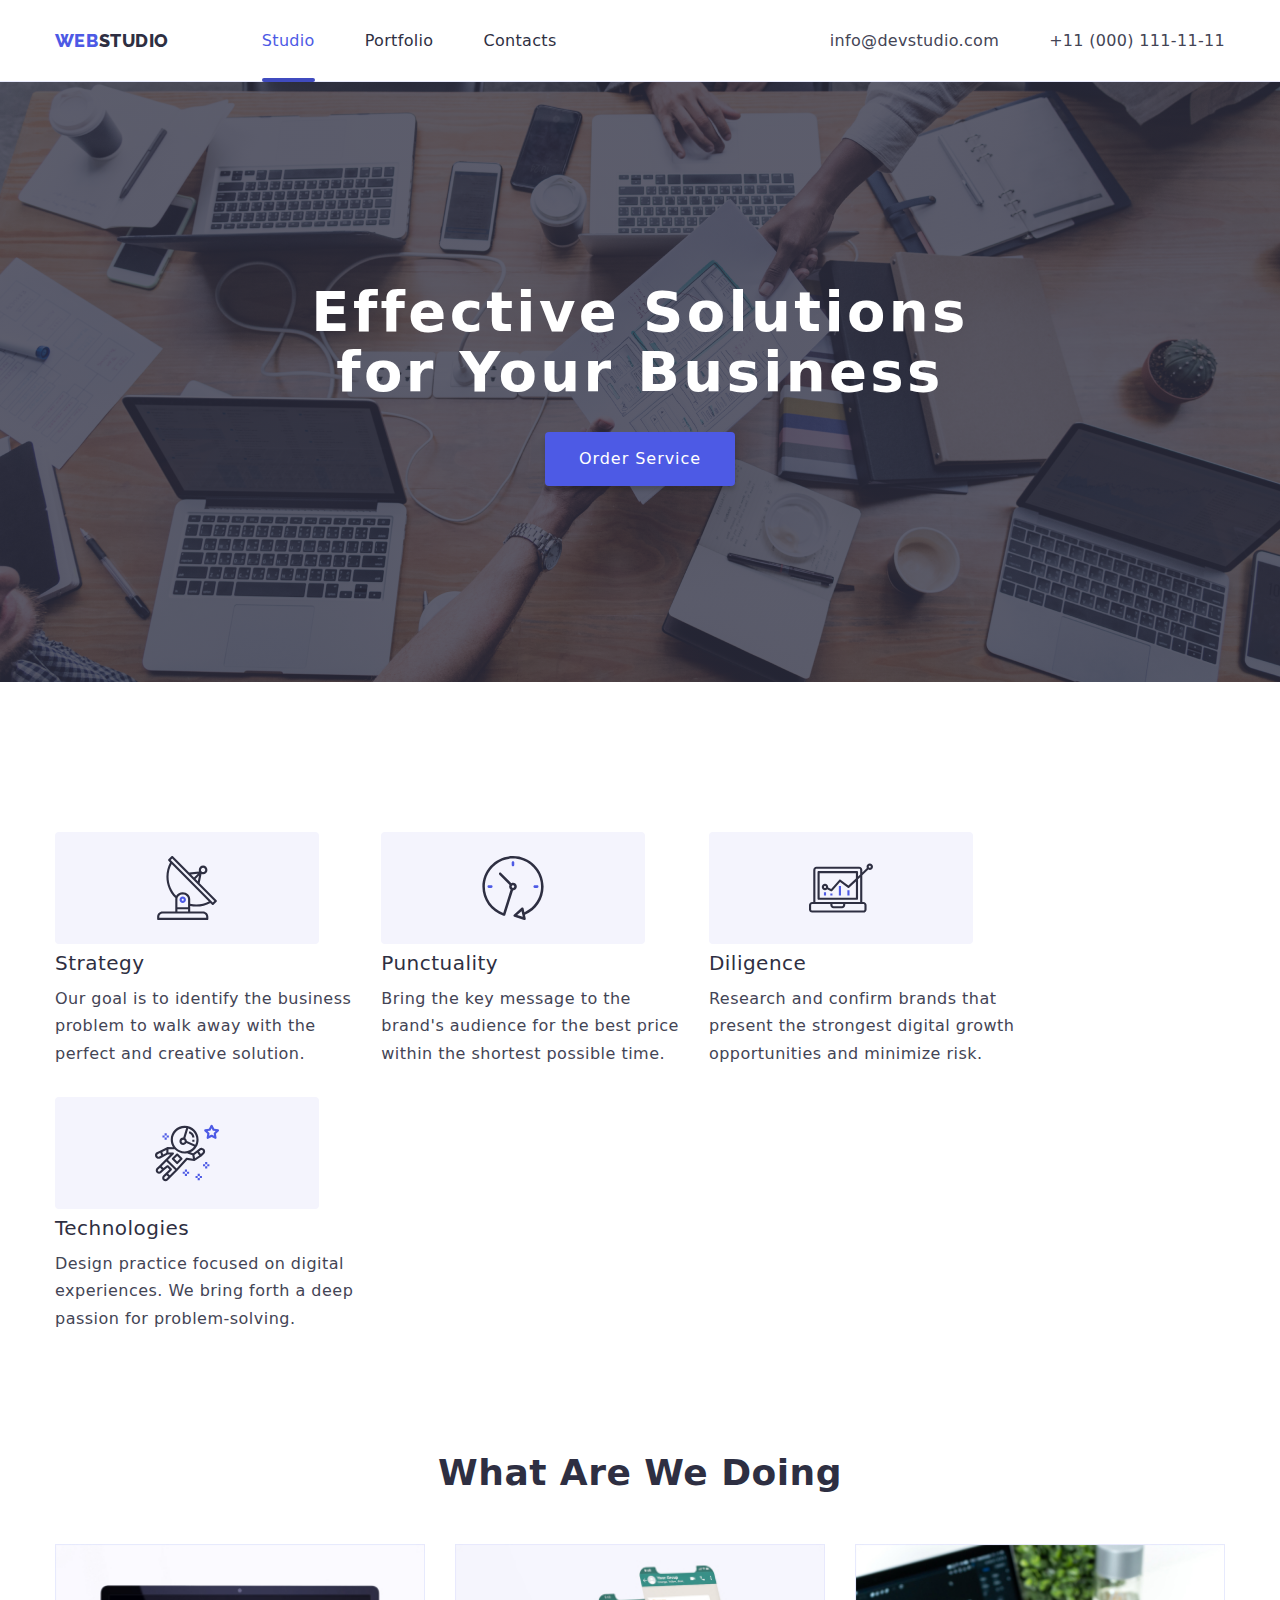
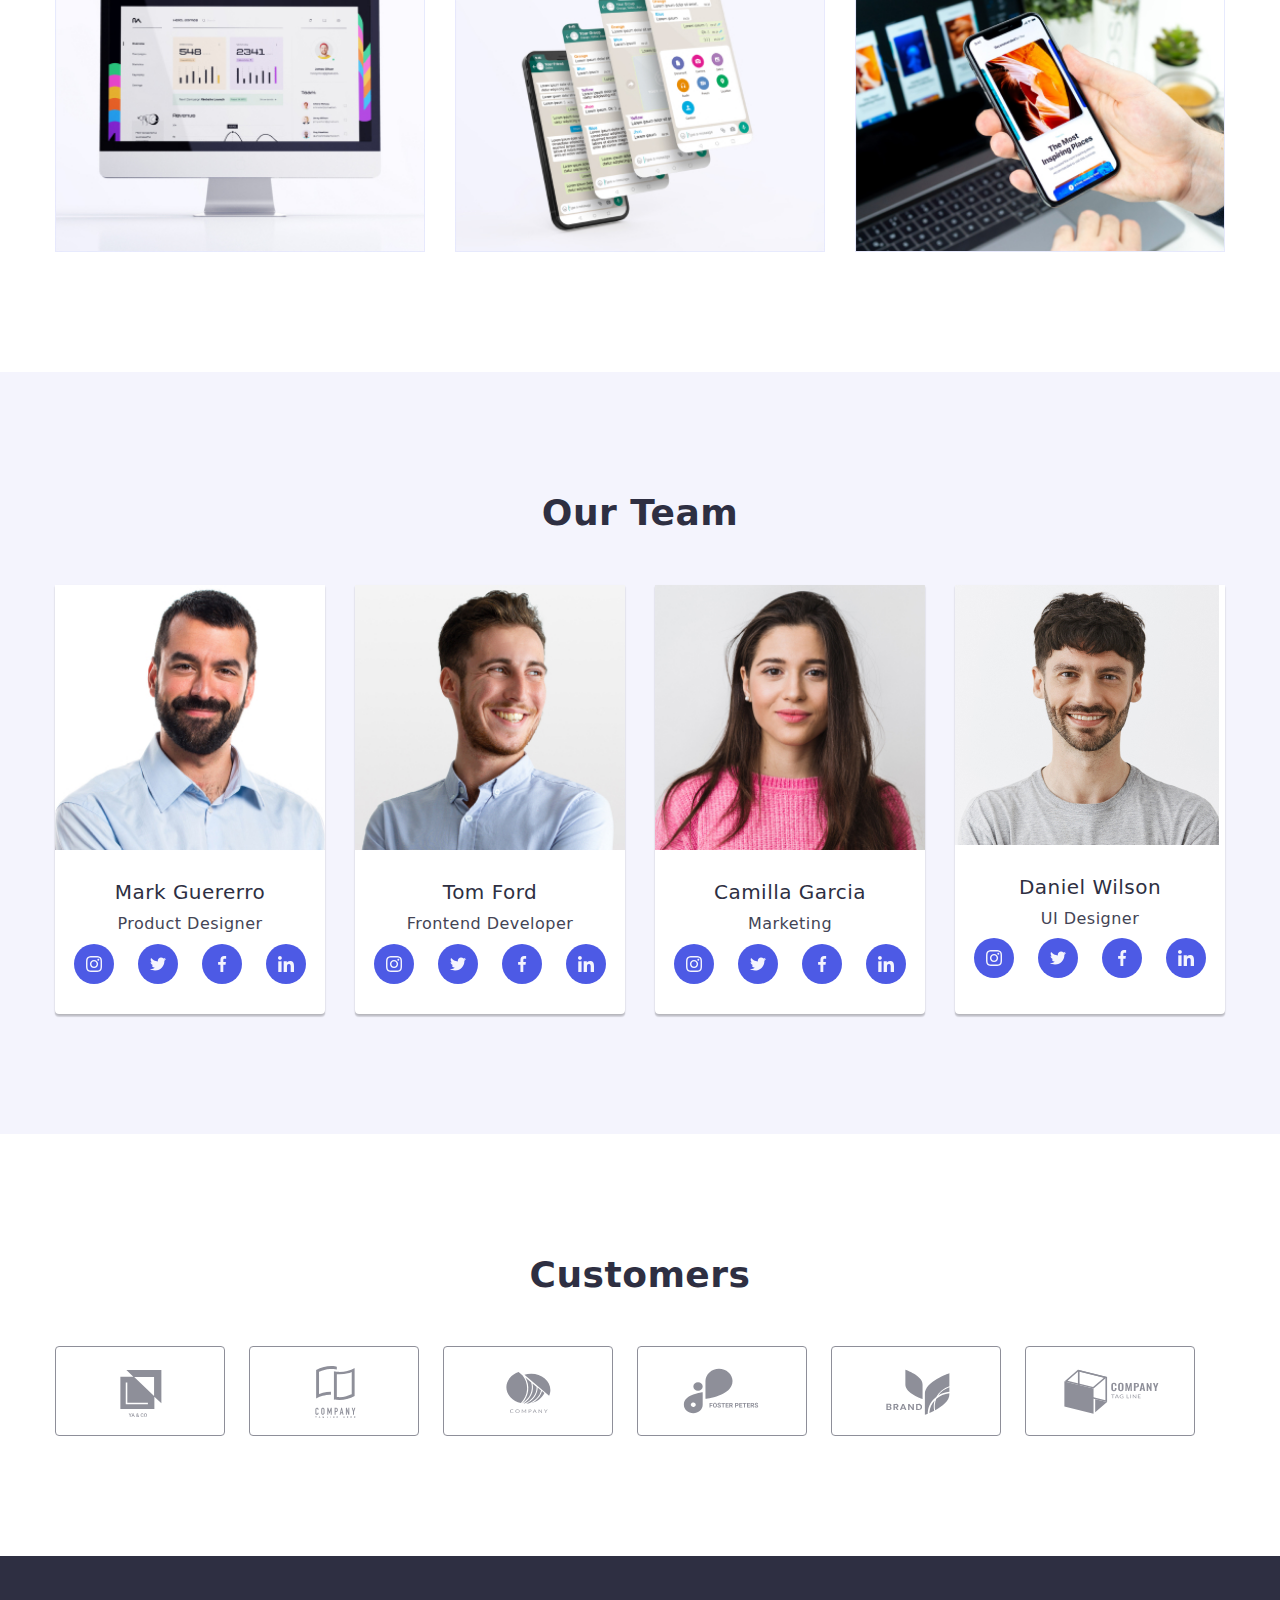
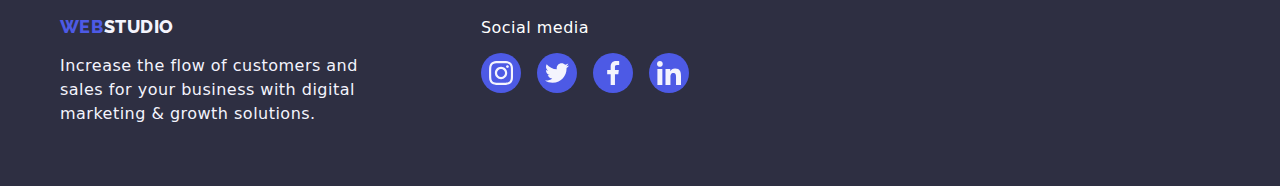
<file: index.html>
<!DOCTYPE html>
<html lang="en">
  <head>
    <meta charset="UTF-8" />
    <meta http-equiv="X-UA-Compatible" content="IE=edge" />
    <meta name="viewport" content="width=device-width, initial-scale=1.0" />
    <!-- Your styles next -->
    <link rel="stylesheet" href="./css/styles.css" />
    <link rel="preconnect" href="https://fonts.googleapis.com" />
    <link rel="preconnect" href="https://fonts.gstatic.com" crossorigin />
    <link
      href="https://fonts.googleapis.com/css2?family=Raleway:wght@800&family=Roboto:wght@400;500;700;900&display=swap"
      rel="stylesheet"
    />
    <!-- Normalizer to adapt to styles of different browsers -->
    <link
      rel="stylesheet"
      href="https://cdnjs.cloudflare.com/ajax/libs/modern-normalize/2.0.0/modern-normalize.min.css"
    />
    <title>Studio</title>
  </head>
  <body>
    <header class="page-header">
      <div class="container menu">
        <nav class="navigation">
          <a class="logo-link" href="./index.html">
            <span class="logo">WEB</span>
            <span class="studio">STUDIO</span>
          </a>
          <!-- Navigation to other pages -->
          <ul class="nav-menu list">
            <li class="item">
              <a class="page current link" href="./index.html">Studio</a>
            </li>
            <li class="item">
              <a class="page link" href="./portfolio.html">Portfolio</a>
            </li>
            <li class="item">
              <a class="page link" href="/contacts">Contacts</a>
            </li>
          </ul>
        </nav>
        <ul class="contacts-menu list">
          <li class="item">
            <a class="contact link" href="mailto:info@devstudio.com"
              >info@devstudio.com</a
            >
          </li>
          <li class="item">
            <a class="contact link" href="tel:+110001111111"
              >+11 (000) 111-11-11</a
            >
          </li>
        </ul>
      </div>
    </header>

    <!-- Main Section -->
    <main>
      <!-- Section 1-->
      <section class="hero bg-hero">
        <div class="container">
          <h1 class="hero-title">
            Effective Solutions<br />
            for Your Business
          </h1>
          <button class="button primary" type="button" data-modal-open>
            Order Service
          </button>
        </div>
      </section>
      <!-- Section 2-->
      <section class="section">
        <div class="container">
          <ul class="benefits list">
            <li class="item">
              <div class="icon">
                <svg class="benefits-icon-svg" width="64" height="64">
                  <use href="./images/icons.svg#antenna"></use>
                </svg>
              </div>
              <h3 class="title">Strategy</h3>
              <p class="description">
                Our goal is to identify the business<br />
                problem to walk away with the <br />perfect and creative
                solution.
              </p>
            </li>
            <li class="item">
              <div class="icon">
                <svg class="benefits-icon-svg" width="64" height="64">
                  <use href="./images/icons.svg#clock"></use>
                </svg>
              </div>
              <h3 class="title">Punctuality</h3>
              <p class="description">
                Bring the key message to the<br />
                brand's audience for the best price<br />
                within the shortest possible time.
              </p>
            </li>
            <li class="item">
              <div class="icon">
                <svg class="benefits-icon-svg" width="64" height="64">
                  <use href="./images/icons.svg#diagram"></use>
                </svg>
              </div>
              <h3 class="title">Diligence</h3>
              <p class="description">
                Research and confirm brands that<br />
                present the strongest digital growth<br />
                opportunities and minimize risk.
              </p>
            </li>
            <li class="item">
              <div class="icon">
                <svg class="benefits-icon-svg" width="64" height="64">
                  <use href="./images/icons.svg#astronaut"></use>
                </svg>
              </div>
              <h3 class="title">Technologies</h3>
              <p class="description">
                Design practice focused on digital<br />
                experiences. We bring forth a deep<br />
                passion for problem-solving.
              </p>
            </li>
          </ul>
        </div>
      </section>
      <!-- Section 3 -->
      <section class="section no-top-padding">
        <div class="container">
          <h2 class="section-title">What Are We Doing</h2>
          <ul class="what-we-do list">
            <li class="item">
              <img
                src="./images/desktop.jpg"
                alt="computer"
                width="370"
                height="294"
                class="image"
              />
            </li>
            <li class="item">
              <img
                src="./images/responsive.jpg"
                alt="responsive design"
                width="370"
                height="294"
                class="image"
              />
            </li>
            <li class="item">
              <img
                src="./images/cellphone.jpg"
                alt="cellphone"
                width="370"
                height="294"
                class="image"
              />
            </li>
          </ul>
        </div>
      </section>
      <!-- Section 4-->
      <section class="section bg-team">
        <div class="container">
          <h2 class="section-title">Our Team</h2>
          <ul class="team list">
            <li class="item">
              <img
                src="./images/mark.jpg"
                alt="mark"
                width="270"
                height="260"
                class="image"
              />
              <h3 class="name">Mark Guererro</h3>
              <p class="position">Product Designer</p>

              <ul class="social-team list">
                <li class="icon-item">
                  <a
                    class="link"
                    href="https://instagram.com"
                    target="_blank"
                    rel="noopener noreferrer"
                    aria-label="Link to Instagram"
                  >
                    <svg class="team-social-svg" width="16" height="16">
                      <use href="./images/icons.svg#instagram"></use>
                    </svg>
                  </a>
                </li>
                <li class="icon-item">
                  <a
                    class="link"
                    href="https://twitter.com"
                    target="_blank"
                    rel="noopener noreferrer"
                    aria-label="Link to Twitter"
                  >
                    <svg class="team-social-svg" width="16" height="16">
                      <use href="./images/icons.svg#twitter"></use>
                    </svg>
                  </a>
                </li>
                <li class="icon-item">
                  <a
                    class="link"
                    href="https://facebook.com"
                    target="_blank"
                    rel="noopener noreferrer"
                    aria-label="Link to Facebook"
                  >
                    <svg class="team-social-svg" width="16" height="16">
                      <use href="./images/icons.svg#facebook"></use>
                    </svg>
                  </a>
                </li>
                <li class="icon-item">
                  <a
                    class="link"
                    href="https://linkedin.com"
                    target="_blank"
                    rel="noopener noreferrer"
                    aria-label="Link to Linkedin"
                  >
                    <svg class="team-social-svg" width="16" height="16">
                      <use href="./images/icons.svg#linkedin"></use>
                    </svg>
                  </a>
                </li>
              </ul>
            </li>
            <li class="item">
              <img
                src="./images/tom.jpg"
                alt="tom"
                width="270"
                height="260"
                class="image"
              />
              <h3 class="name">Tom Ford</h3>
              <p class="position">Frontend Developer</p>

              <ul class="social-team list">
                <li class="icon-item">
                  <a
                    class="link"
                    href="https://instagram.com"
                    target="_blank"
                    rel="noopener noreferrer"
                    aria-label="Link to Instagram"
                  >
                    <svg class="team-social-svg" width="16" height="16">
                      <use href="./images/icons.svg#instagram"></use>
                    </svg>
                  </a>
                </li>
                <li class="icon-item">
                  <a
                    class="link"
                    href="https://twitter.com"
                    target="_blank"
                    rel="noopener noreferrer"
                    aria-label="Link to Twitter"
                  >
                    <svg class="team-social-svg" width="16" height="16">
                      <use href="./images/icons.svg#twitter"></use>
                    </svg>
                  </a>
                </li>
                <li class="icon-item">
                  <a
                    class="link"
                    href="https://facebook.com"
                    target="_blank"
                    rel="noopener noreferrer"
                    aria-label="Link to Facebook"
                  >
                    <svg class="team-social-svg" width="16" height="16">
                      <use href="./images/icons.svg#facebook"></use>
                    </svg>
                  </a>
                </li>
                <li class="icon-item">
                  <a
                    class="link"
                    href="https://linkedin.com"
                    target="_blank"
                    rel="noopener noreferrer"
                    aria-label="Link to Linkedin"
                  >
                    <svg class="team-social-svg" width="16" height="16">
                      <use href="./images/icons.svg#linkedin"></use>
                    </svg>
                  </a>
                </li>
              </ul>
            </li>
            <li class="item">
              <img
                src="./images/camilla.jpg"
                alt="camilla"
                width="270"
                height="260"
                class="image"
              />
              <h3 class="name">Camilla Garcia</h3>
              <p class="position">Marketing</p>

              <ul class="social-team list">
                <li class="icon-item">
                  <a
                    class="link"
                    href="https://instagram.com"
                    target="_blank"
                    rel="noopener noreferrer"
                    aria-label="Link to Instagram"
                  >
                    <svg class="team-social-svg" width="16" height="16">
                      <use href="./images/icons.svg#instagram"></use>
                    </svg>
                  </a>
                </li>
                <li class="icon-item">
                  <a
                    class="link"
                    href="https://twitter.com"
                    target="_blank"
                    rel="noopener noreferrer"
                    aria-label="Link to Twitter"
                  >
                    <svg class="team-social-svg" width="16" height="16">
                      <use href="./images/icons.svg#twitter"></use>
                    </svg>
                  </a>
                </li>
                <li class="icon-item">
                  <a
                    class="link"
                    href="https://facebook.com"
                    target="_blank"
                    rel="noopener noreferrer"
                    aria-label="Link to Facebook"
                  >
                    <svg class="team-social-svg" width="16" height="16">
                      <use href="./images/icons.svg#facebook"></use>
                    </svg>
                  </a>
                </li>
                <li class="icon-item">
                  <a
                    class="link"
                    href="https://linkedin.com"
                    target="_blank"
                    rel="noopener noreferrer"
                    aria-label="Link to Linkedin"
                  >
                    <svg class="team-social-svg" width="16" height="16">
                      <use href="./images/icons.svg#linkedin"></use>
                    </svg>
                  </a>
                </li>
              </ul>
            </li>
            <li class="item">
              <img
                src="./images/daniel.jpg"
                alt="daniel"
                width="264"
                width="40"
                class="image"
              />
              <h3 class="name">Daniel Wilson</h3>
              <p class="position">UI Designer</p>

              <ul class="social-team list">
                <li class="icon-item">
                  <a
                    class="link"
                    href="https://instagram.com"
                    target="_blank"
                    rel="noopener noreferrer"
                    aria-label="Link to Instagram"
                  >
                    <svg class="team-social-svg" width="16" height="16">
                      <use href="./images/icons.svg#instagram"></use>
                    </svg>
                  </a>
                </li>
                <li class="icon-item">
                  <a
                    class="link"
                    href="https://twitter.com"
                    target="_blank"
                    rel="noopener noreferrer"
                    aria-label="Link to Twitter"
                  >
                    <svg class="team-social-svg" width="16" height="16">
                      <use href="./images/icons.svg#twitter"></use>
                    </svg>
                  </a>
                </li>
                <li class="icon-item">
                  <a
                    class="link"
                    href="https://facebook.com"
                    target="_blank"
                    rel="noopener noreferrer"
                    aria-label="Link to Facebook"
                  >
                    <svg class="team-social-svg" width="16" height="16">
                      <use href="./images/icons.svg#facebook"></use>
                    </svg>
                  </a>
                </li>
                <li class="icon-item">
                  <a
                    class="link"
                    href="https://linkedin.com"
                    target="_blank"
                    rel="noopener noreferrer"
                    aria-label="Link to Linkedin"
                  >
                    <svg class="team-social-svg" width="16" height="16">
                      <use href="./images/icons.svg#linkedin"></use>
                    </svg>
                  </a>
                </li>
              </ul>
            </li>
          </ul>
        </div>
      </section>
      <section class="section">
        <div class="container">
          <h2 class="section-title">Customers</h2>
          <ul class="partners list">
            <li class="item">
              <a class="link" href="" aria-label="Client 1">
                <svg class="customers-svg" width="104px" height="56px">
                  <use href="./images/icons.svg#customer-1"></use>
                </svg>
              </a>
            </li>

            <li class="item">
              <a class="link" href="" aria-label="Client 2">
                <svg class="customers-svg" width="104px" height="56px">
                  <use href="./images/icons.svg#customer-2"></use>
                </svg>
              </a>
            </li>

            <li class="item">
              <a class="link" href="" aria-label="Client 3">
                <svg class="customers-svg" width="104px" height="56px">
                  <use href="./images/icons.svg#customer-3"></use>
                </svg>
              </a>
            </li>

            <li class="item">
              <a class="link" href="" aria-label="Client 4">
                <svg class="customers-svg" width="104px" height="56px">
                  <use href="./images/icons.svg#customer-4"></use>
                </svg>
              </a>
            </li>

            <li class="item">
              <a class="link" href="" aria-label="Client 5">
                <svg class="customers-svg" width="104px" height="56px">
                  <use href="./images/icons.svg#customer-5"></use>
                </svg>
              </a>
            </li>
            <li class="item">
              <a class="link" href="" aria-label="Client 6">
                <svg class="customers-svg" width="104px" height="56px">
                  <use href="./images/icons.svg#customer-6"></use>
                </svg>
              </a>
            </li>
          </ul>
        </div>
      </section>
    </main>

    <!-- Page footer -->
    <footer class="page-footer bg-footer">
      <!-- ⚠️ Social media links, not nav -->
      <div class="container">
        <!-- Main Footer -->
        <div class="footer">
          <!-- footer 1 -->
          <div class="footer-address">
            <a class="logo-link" href="./index.html">
              <span class="logo">WEB</span>
              <span class="studio-footer">STUDIO</span>
            </a>
            <p class="footer-description">
              Increase the flow of customers and<br />
              sales for your business with digital<br />
              marketing & growth solutions.
            </p>
          </div>
          <!-- footer 2 -->
          <div class="footer-block">
            <b class="footer-heading">Social media</b>
            <ul class="social-footer list">
              <li class="icon-item">
                <a
                  href="https://www.instagram.com"
                  target="_blank"
                  class="link"
                  aria-label="Link to Instagram"
                >
                  <svg class="footer-icon-svg" width="40px" height="40px">
                    <use href="./images/icons.svg#instagram"></use>
                  </svg>
                </a>
              </li>
              <li class="icon-item">
                <a
                  href="https://www.twitter.com"
                  target="_blank"
                  class="link"
                  aria-label="Link to Twitter"
                >
                  <svg class="footer-icon-svg" width="40px" height="40px">
                    <use href="./images/icons.svg#twitter"></use>
                  </svg>
                </a>
              </li>
              <li class="icon-item">
                <a
                  href="https://www.facebook.com"
                  target="_blank"
                  class="link"
                  aria-label="Link to Facebook"
                >
                  <svg class="footer-icon-svg" width="40px" height="40px">
                    <use href="./images/icons.svg#facebook"></use>
                  </svg>
                </a>
              </li>
              <li class="icon-item">
                <a
                  href="https://www.linkedin.com"
                  target="_blank"
                  class="link"
                  aria-label="Link to Linkedin"
                >
                  <svg class="footer-icon-svg" width="40px" height="40px">
                    <use href="./images/icons.svg#linkedin"></use>
                  </svg>
                </a>
              </li>
            </ul>
          </div>
        </div>
      </div>
    </footer>
    <div class="backdrop is-hidden" data-modal>
      <div class="modal">
        <button type="button" class="modal-close" data-modal-close>
          <svg class="modal-close-icon" width="8" height="8">
            <use href="./images/icons.svg#close"></use>
          </svg>
        </button>
      </div>
    </div>
    <script src="./js/modal.js"></script>
  </body>
</html>
</file>
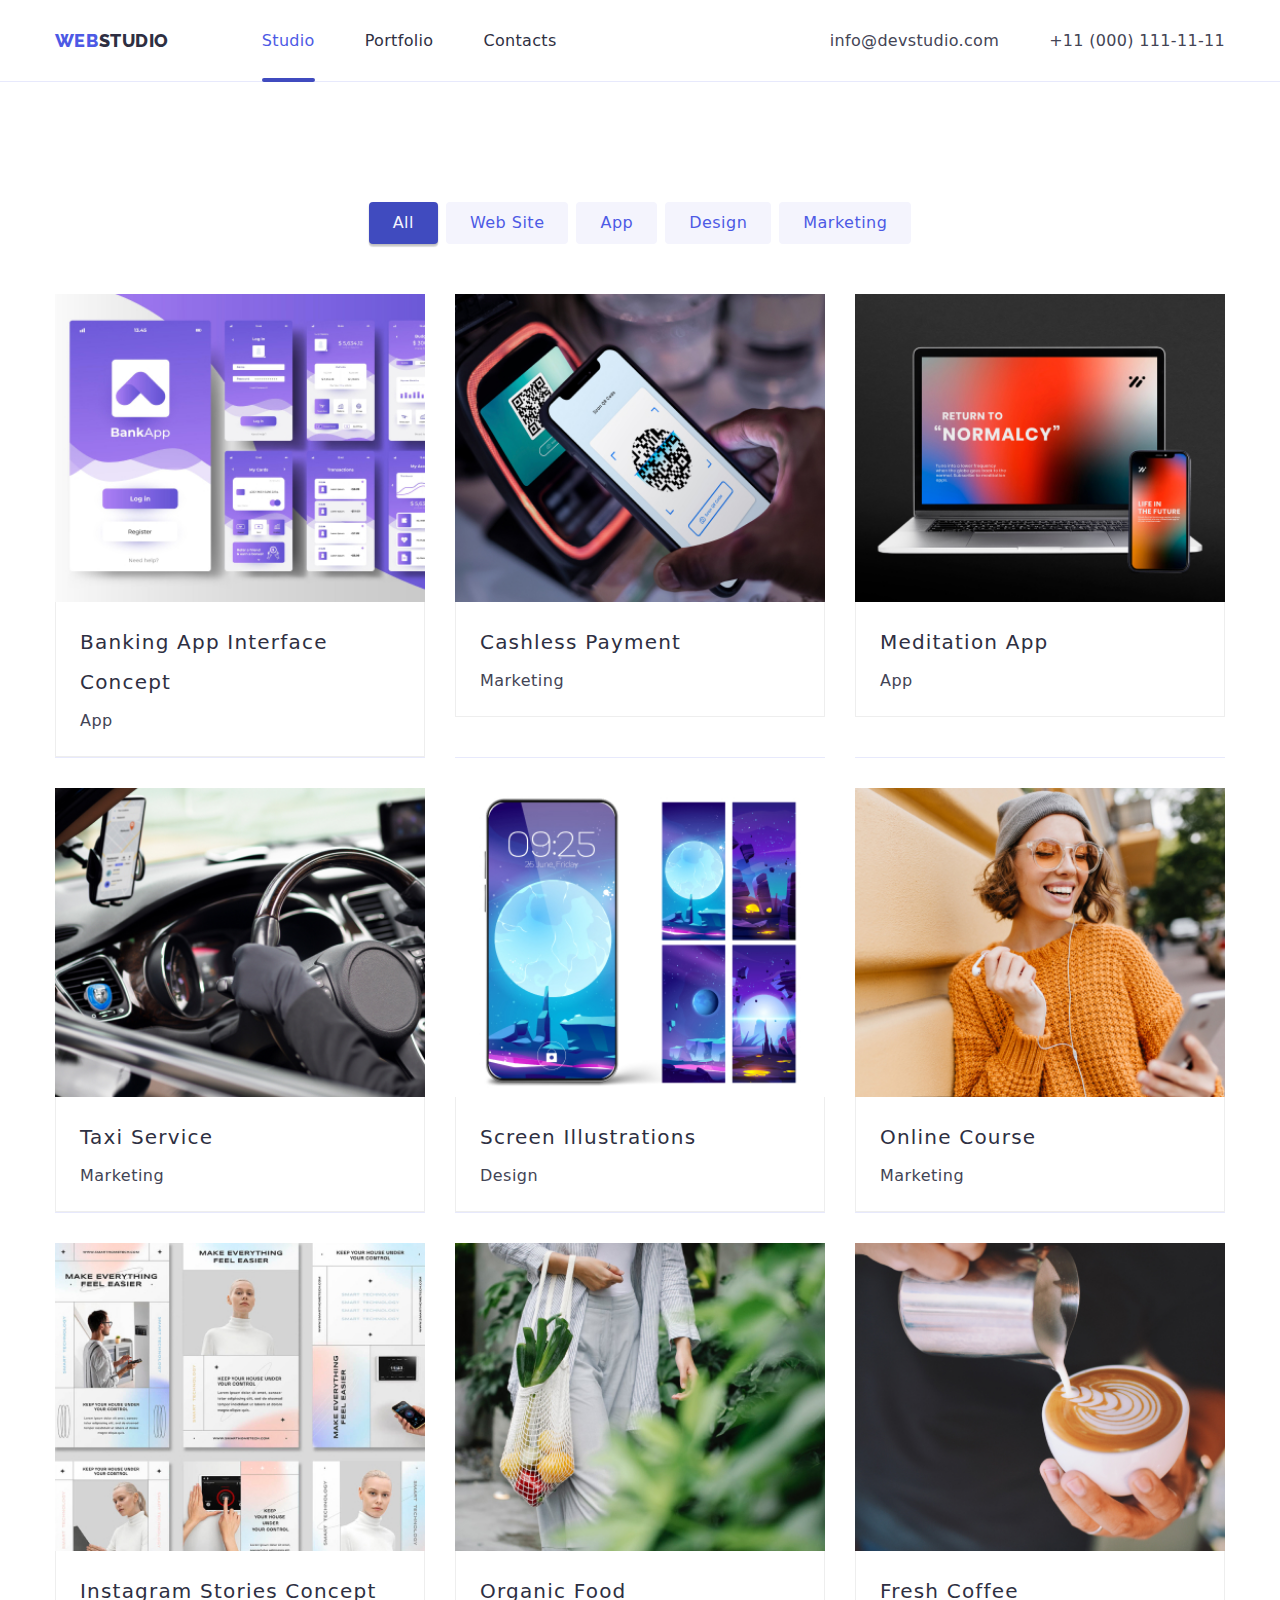
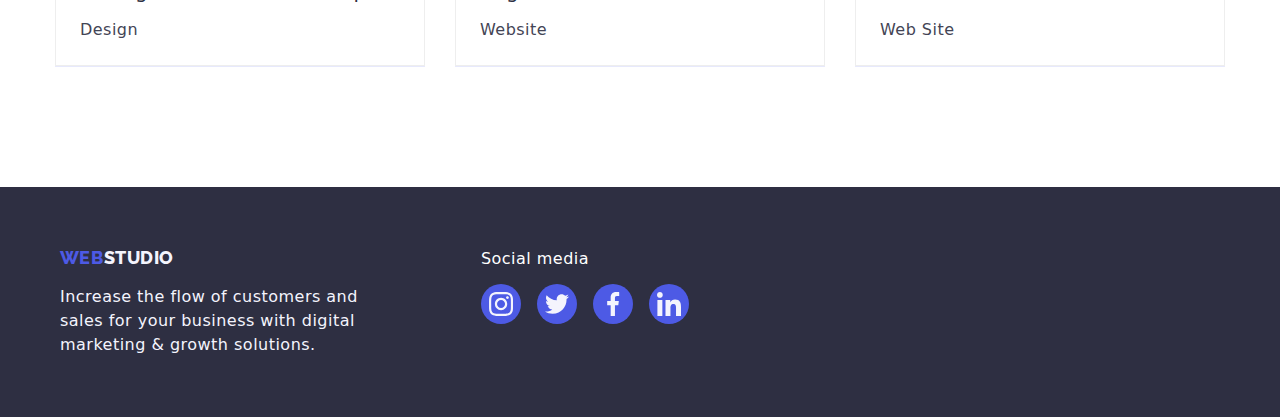
<file: portfolio.html>
<!DOCTYPE html>
<html lang="en">
  <head>
    <meta charset="UTF-8" />
    <meta http-equiv="X-UA-Compatible" content="IE=edge" />
    <meta name="viewport" content="width=device-width, initial-scale=1.0" />
    <link rel="stylesheet" href="./css/styles.css" />
    <link rel="preconnect" href="https://fonts.googleapis.com" />
    <link rel="preconnect" href="https://fonts.gstatic.com" crossorigin />
    <link
      href="https://fonts.googleapis.com/css2?family=Raleway:wght@800&family=Roboto:wght@400;500;700;900&display=swap"
      rel="stylesheet"
    />
    <!-- Normalizer to adapt to styles of different browsers -->
    <link
      rel="stylesheet"
      href="https://cdnjs.cloudflare.com/ajax/libs/modern-normalize/2.0.0/modern-normalize.min.css"
    />
    <title>Portfolio</title>
  </head>
  <!-- Body -->
  <body>
    <header class="page-header">
      <div class="container menu">
        <nav class="navigation">
          <a class="logo-link" href="./index.html">
            <span class="logo">WEB</span>
            <span class="studio">STUDIO</span>
          </a>
          <!-- Navigation to other pages -->
          <ul class="nav-menu list">
            <li class="item">
              <a class="page current link" href="./index.html">Studio</a>
            </li>
            <li class="item">
              <a class="page link" href="./portfolio.html">Portfolio</a>
            </li>
            <li class="item">
              <a class="page link" href="/contacts">Contacts</a>
            </li>
          </ul>
        </nav>
        <ul class="contacts-menu list">
          <li class="item">
            <a class="contact link" href="mailto:info@devstudio.com"
              >info@devstudio.com</a
            >
          </li>
          <li class="item">
            <a class="contact link" href="tel:+110001111111"
              >+11 (000) 111-11-11</a
            >
          </li>
        </ul>
      </div>
    </header>
    <main>
      <!-- Filters -->
      <section class="section">
        <div class="container">
          <ul class="filters list">
            <li class="space">
              <button type="button" class="button filter current">All</button>
            </li>
            <li class="space">
              <button type="button" class="button filter">Web Site</button>
            </li>
            <li class="space">
              <button type="button" class="button filter">App</button>
            </li>
            <li class="space">
              <button type="button" class="button filter">Design</button>
            </li>
            <li class="space">
              <button type="button" class="button filter">Marketing</button>
            </li>
          </ul>
          <!-- Projects -->
          <ul class="projects list">
            <li class="project-card">
              <a href="#" class="project link">
                <div class="project-wrapper">
                  <img
                    src="./images/portfolio-images/bank-app.jpg"
                    alt="bank-app"
                    width="370"
                    height="294"
                    class="image"
                  />
                  <p class="project-cover">
                    Lorem ipsum dolor sit amet, consectetur adipiscing elit, sed
                    do eiusmod tempor incididunt ut labore et dolore magna
                    aliqua. Ut enim ad minim veniam, quis nostrud exercitation
                    ullamco laboris nisi ut aliquip ex ea commodo consequat.
                  </p>
                </div>
                <div class="substrate">
                  <h2 class="name">Banking App Interface Concept</h2>
                  <p class="type">App</p>
                </div>
              </a>
            </li>
            <li class="project-card">
              <a href="#" class="project link">
                <div class="project-wrapper">
                  <img
                    src="./images/portfolio-images/cashless-payment.jpg"
                    alt="bank-app"
                    width="370"
                    height="294"
                    class="image"
                  />
                  <p class="project-cover">
                    Lorem ipsum dolor sit amet, consectetur adipiscing elit, sed
                    do eiusmod tempor incididunt ut labore et dolore magna
                    aliqua. Ut enim ad minim veniam, quis nostrud exercitation
                    ullamco laboris nisi ut aliquip ex ea commodo consequat.
                  </p>
                </div>
                <div class="substrate">
                  <h2 class="name">Cashless Payment</h2>
                  <p class="type">Marketing</p>
                </div>
              </a>
            </li>
            <li class="project-card">
              <a href="#" class="project link">
                <div class="project-wrapper">
                  <img
                    src="./images/portfolio-images/meditation-app.jpg"
                    alt="meditation-app"
                    width="370"
                    height="294"
                    class="image"
                  />
                  <p class="project-cover">
                    Lorem ipsum dolor sit amet, consectetur adipiscing elit, sed
                    do eiusmod tempor incididunt ut labore et dolore magna
                    aliqua. Ut enim ad minim veniam, quis nostrud exercitation
                    ullamco laboris nisi ut aliquip ex ea commodo consequat.
                  </p>
                </div>
                <div class="substrate">
                  <h2 class="name">Meditation App</h2>
                  <p class="type">App</p>
                </div>
              </a>
            </li>
            <li class="project-card">
              <a href="#" class="project link">
                <div class="project-wrapper">
                  <img
                    src="./images/portfolio-images/taxi-service.jpg"
                    alt="taxi-service"
                    width="370"
                    height="294"
                    class="image"
                  />
                  <p class="project-cover">
                    Lorem ipsum dolor sit amet, consectetur adipiscing elit, sed
                    do eiusmod tempor incididunt ut labore et dolore magna
                    aliqua. Ut enim ad minim veniam, quis nostrud exercitation
                    ullamco laboris nisi ut aliquip ex ea commodo consequat.
                  </p>
                </div>
                <div class="substrate">
                  <h2 class="name">Taxi Service</h2>
                  <p class="type">Marketing</p>
                </div>
              </a>
            </li>
            <li class="project-card">
              <a href="#" class="project link">
                <div class="project-wrapper">
                  <img
                    src="./images/portfolio-images/screen-illustrations.jpg"
                    alt="screen-illustrations"
                    width="370"
                    height="294"
                    class="image"
                  />
                  <p class="project-cover">
                    Lorem ipsum dolor sit amet, consectetur adipiscing elit, sed
                    do eiusmod tempor incididunt ut labore et dolore magna
                    aliqua. Ut enim ad minim veniam, quis nostrud exercitation
                    ullamco laboris nisi ut aliquip ex ea commodo consequat.
                  </p>
                </div>
                <div class="substrate">
                  <h2 class="name">Screen Illustrations</h2>
                  <p class="type">Design</p>
                </div>
              </a>
            </li>
            <li class="project-card">
              <a href="#" class="project link">
                <div class="project-wrapper">
                  <img
                    src="./images/portfolio-images/online-courses.jpg"
                    alt="online-courses"
                    width="370"
                    height="294"
                    class="image"
                  />
                  <p class="project-cover">
                    Lorem ipsum dolor sit amet, consectetur adipiscing elit, sed
                    do eiusmod tempor incididunt ut labore et dolore magna
                    aliqua. Ut enim ad minim veniam, quis nostrud exercitation
                    ullamco laboris nisi ut aliquip ex ea commodo consequat.
                  </p>
                </div>
                <div class="substrate">
                  <h2 class="name">Online Course</h2>
                  <p class="type">Marketing</p>
                </div>
              </a>
            </li>
            <li class="project-card">
              <a href="#" class="project link">
                <div class="project-wrapper">
                  <img
                    src="./images/portfolio-images/instagram-stories.jpg"
                    alt="instagram-stories"
                    width="370"
                    height="294"
                    class="image"
                  />
                  <p class="project-cover">
                    Lorem ipsum dolor sit amet, consectetur adipiscing elit, sed
                    do eiusmod tempor incididunt ut labore et dolore magna
                    aliqua. Ut enim ad minim veniam, quis nostrud exercitation
                    ullamco laboris nisi ut aliquip ex ea commodo consequat.
                  </p>
                </div>
                <div class="substrate">
                  <h2 class="name">Instagram Stories Concept</h2>
                  <p class="type">Design</p>
                </div>
              </a>
            </li>
            <li class="project-card">
              <a href="#" class="project link">
                <div class="project-wrapper">
                  <img
                    src="./images/portfolio-images/organic-food.jpg"
                    alt="organic-food"
                    width="370"
                    height="294"
                    class="image"
                  />
                  <p class="project-cover">
                    Lorem ipsum dolor sit amet, consectetur adipiscing elit, sed
                    do eiusmod tempor incididunt ut labore et dolore magna
                    aliqua. Ut enim ad minim veniam, quis nostrud exercitation
                    ullamco laboris nisi ut aliquip ex ea commodo consequat.
                  </p>
                </div>
                <div class="substrate">
                  <h2 class="name">Organic Food</h2>
                  <p class="type">Website</p>
                </div>
              </a>
            </li>
            <li class="project-card">
              <a href="#" class="project link">
                <div class="project-wrapper">
                  <img
                    src="./images/portfolio-images/fresh-coffee.jpg"
                    alt="fresh-coffee"
                    width="370"
                    height="294"
                    class="image"
                  />
                  <p class="project-cover">
                    Lorem ipsum dolor sit amet, consectetur adipiscing elit, sed
                    do eiusmod tempor incididunt ut labore et dolore magna
                    aliqua. Ut enim ad minim veniam, quis nostrud exercitation
                    ullamco laboris nisi ut aliquip ex ea commodo consequat.
                  </p>
                </div>
                <div class="substrate">
                  <h2 class="name">Fresh Coffee</h2>
                  <p class="type">Web Site</p>
                </div>
              </a>
            </li>
          </ul>
        </div>
      </section>
    </main>
    <footer class="page-footer bg-footer">
      <!-- ⚠️ Social media links, not nav -->
      <div class="container">
        <!-- Main Footer -->
        <div class="footer">
          <!-- footer 1 -->
          <div class="footer-address">
            <a class="logo-link" href="./index.html">
              <span class="logo">WEB</span>
              <span class="studio-footer">STUDIO</span>
            </a>
            <p class="footer-description">
              Increase the flow of customers and<br />
              sales for your business with digital<br />
              marketing & growth solutions.
            </p>
          </div>
          <!-- footer 2 -->
          <div class="footer-block">
            <b class="footer-heading">Social media</b>
            <ul class="social-footer list">
              <li class="icon-item">
                <a
                  href="https://www.instagram.com"
                  target="_blank"
                  class="link"
                  aria-label="Link to Instagram"
                >
                  <svg class="footer-icon-svg" width="40px" height="40px">
                    <use href="./images/icons.svg#instagram"></use>
                  </svg>
                </a>
              </li>
              <li class="icon-item">
                <a
                  href="https://www.twitter.com"
                  target="_blank"
                  class="link"
                  aria-label="Link to Twitter"
                >
                  <svg class="footer-icon-svg" width="40px" height="40px">
                    <use href="./images/icons.svg#twitter"></use>
                  </svg>
                </a>
              </li>
              <li class="icon-item">
                <a
                  href="https://www.facebook.com"
                  target="_blank"
                  class="link"
                  aria-label="Link to Facebook"
                >
                  <svg class="footer-icon-svg" width="40px" height="40px">
                    <use href="./images/icons.svg#facebook"></use>
                  </svg>
                </a>
              </li>
              <li class="icon-item">
                <a
                  href="https://www.linkedin.com"
                  target="_blank"
                  class="link"
                  aria-label="Link to Linkedin"
                >
                  <svg class="footer-icon-svg" width="40px" height="40px">
                    <use href="./images/icons.svg#linkedin"></use>
                  </svg>
                </a>
              </li>
            </ul>
          </div>
        </div>
      </div>
    </footer>
  </body>
</html>
</file>
<file: css/styles.css>
:root {
  --iris: #4d5ae5;
  --white: #fff;
  --navyblue: #2e2f42;
  --ocean: #404bbf;
  --cornflower: #e7e9fc;
  --cloud: #f4f4fd;
  --slate: #434455;
  --green: #31d0aa;
}

/* checked */
body {
  /* background-color: var(--cloud); */
  color: var(--slate);
  font-family: "Roboto", sans-serif;
  font-size: 16px;
  letter-spacing: 0.03em;
  background-color: var(--white);
}
/* CSS RESET */
/* CHECKED */
p,
h1,
h2,
h3,
h4,
h5,
h6 {
  margin: 0;
}
/* CHECKED */
/* Strict calculation of width and height */
html {
  box-sizing: border-box;
}

/* applied for all elements */
/* Inherits this property from its parent element */
/* Checked */
*,
*::before,
*::after {
  box-sizing: inherit;
}
/* CHECKED */
img {
  display: block;
  max-width: 100%;
  height: auto;
}

/* checked */
.link {
  text-decoration: none;
  color: inherit;
}

/* CHECKED */
.list {
  list-style-type: none;
  margin: 0;
  padding: 0;
}

/* CHECKED */
.container {
  width: 1200px;
  /* top-bottom and left-right*/
  padding: 0 15px;
  margin: 0 auto;
}

/* CHECKED */
.menu,
.navigation,
.nav-menu,
.contacts-menu {
  display: flex;
  align-items: center;
}

/* CHECKED */
.contacts-menu {
  margin-left: auto;
}

/* targets the item w/in the nav-menu and contacts-menu */
/* except the last item */
.nav-menu .item:not(:last-child),
.contacts-menu .item:not(:last-child) {
  margin-right: 50px;
}
/* CHECKED */
.page-header {
  border-bottom: 1px solid var(--cornflower, #e7e9fc);
}

.filters {
  display: flex;
  justify-content: center;
  margin-bottom: 50px;
}

/* adjacent combinator: applies style to a range of child inside a parent*/
.filters .space + .space {
  margin-left: 8px;
}

/* CHECKED */
.what-we-do {
  display: flex;
  flex-wrap: wrap;
  margin-left: -30px;
  margin-top: -30px;
}

.what-we-do .item {
  flex-basis: calc(100% / 3 - 30px);
  margin-top: 30px;
  margin-left: 30px;
}
/* checked */
.section {
  padding-bottom: 120px;
  padding-top: 120px;
}
.page {
  position: relative;
}
.page::after {
  content: "";
  border-radius: 2px;
  height: 4px;
  width: 0;
  position: absolute;
  left: 0;
  bottom: -1px;
  transition: width 250ms ease-in-out, background-color 250ms ease-in-out,
    border 250ms ease-in-out;
}

.page.current::after {
  content: "";
  border: 2px solid var(--ocean);
  border-radius: 2px;
  background-color: var(--ocean);
  height: 4px;
  width: 100%;
  position: absolute;
  left: 0;
  bottom: -1px;
}

.page:hover::after,
.page:focus::after {
  border: 2px solid var(--ocean);
  background-color: var(--ocean);
  width: 100%;
}
/* checked */
.nav-menu .page,
.contacts-menu .contact {
  font-weight: 500;
  color: var(--navyblue);
  text-decoration: none;
  font-size: 16px;
  line-height: 1.14;
  letter-spacing: 0.02em;
  display: block;
  padding-top: 32px;
  padding-bottom: 31px;
  transition: color 250ms ease-in-out;
}

/* checked */
.nav-menu {
  margin-left: 93px;
}

/* checked */
.nav-menu .page:hover,
.nav-menu .page:focus,
.nav-menu .page.current,
.contacts-menu .contact:hover,
.contacts-menu .contact:focus {
  color: var(--iris);
}

/* checked */
.contacts-menu .contact {
  color: var(--slate);
  text-decoration: none;
  font-weight: 400;
  font-size: 16px;
  line-height: 1.14;
  letter-spacing: 0.02em;
}

/* checked */
.bg-hero {
  background: var(--navyblue);
}

/* checked */
.hero {
  padding: 200px 0;
  text-align: center;
  height: 600px;
  background-image: linear-gradient(
      rgba(46, 47, 66, 0.78),
      rgba(46, 47, 66, 0.78)
    ),
    url(../images/people-office.png);
  background-size: cover;
  background-position: center;
  background-repeat: no-repeat;
}

/* checked */
.hero-title {
  color: var(--white);
  font-size: 56px;
  font-weight: 700;
  line-height: 1.07;
  letter-spacing: 0.06em;
  margin-bottom: 30px;
  /* font-size: 16px; */
}

.button {
  cursor: pointer;
  border-color: transparent;
  font-family: inherit;
  letter-spacing: 0.03em;
  border-radius: 4px;
  transition: color 250ms ease-in-out, background-color 250ms ease-in-out,
    box-shadow 250ms ease-in-out;
}

/* checked */
.button.primary {
  color: var(--white);
  background-color: var(--iris);
  font-size: 16px;
  font-weight: 500;
  line-height: 1.87;
  letter-spacing: 0.06em;
  padding: 10px 32px;
  box-shadow: 0px 4px 4px rgba(0, 0, 0, 0.15);
}

/* checked */
/* 3d version of button */
.button.primary:hover,
.button.primary:focus {
  background-color: var(--ocean);
  box-shadow: 0px 3px 1px rgba(0, 0, 0, 0.1), 0px 1px 2px rgba(0, 0, 0, 0.08),
    0px 2px 2px rgba(0, 0, 0, 0.12);
}

/* checked */
.button.filter {
  padding: 6px 22px;
  color: var(--iris);
  font-weight: 500;
  background-color: var(--cloud);
  font-size: 16px;
  line-height: 1.62;
}

/* checked */
.button.filter:hover,
.button.filter:focus,
.button.filter.current {
  color: var(--cloud);
  background-color: var(--ocean);
  box-shadow: 0px 3px 1px rgba(0, 0, 0, 0.1), 0px 1px 2px rgba(0, 0, 0, 0.08),
    0px 2px 2px rgba(0, 0, 0, 0.12);
}

.icon {
  width: 264px;
  height: 112px;
  margin-bottom: 8px;
  display: flex;
  justify-content: center;
  align-items: center;
  border-radius: 4px;
  background: var(--cloud, #f4f4fd);
}

/* checked */
.benefits .title {
  color: var(--navyblue);
  font-size: 20px;
  font-weight: 500;
  line-height: 1.14;
  margin-bottom: 10px;
}

/* checked */
.benefits {
  display: flex;
  flex-wrap: wrap;
  margin-left: -30px;
  margin-right: -30px;
}

/* checked */
.benefits .item {
  flex-basis: calc(100% / 4 -30px);
  margin-left: 30px;
  margin-top: 30px;
}

/* checked */
.benefits .description {
  color: var(--slate);
  line-height: 1.71;
  font-weight: 400;
  font-size: 16px;
}

/* checked */
.section-title {
  text-align: center;
  color: var(--navyblue);
  font-size: 36px;
  font-weight: 700;
  line-height: 1.17;
  margin-bottom: 50px;
}

/* CHECKED */
.section.no-top-padding {
  padding-top: 0;
}

/* CHECKED */
.bg-team {
  background-color: var(--cloud);
}

/* CHECKED */
.team {
  display: flex;
  flex-wrap: wrap;
  margin-top: -30px;
  margin-left: -30px;
}

/* CHECKED */
.team .item {
  flex-basis: calc(100% / 4 - 30px);
  margin-left: 30px;
  margin-top: 30px;
  padding-bottom: 30px;
  background-color: var(--white);
  border-radius: 0px 0px 4px 4px;
  box-shadow: 0px 3px 1px rgba(0, 0, 0, 0.1), 0px 1px 2px rgba(0, 0, 0, 0.08),
    0px 2px 2px rgba(0, 0, 0, 0.12);
}

/* CHECKED */
.team .name,
.team .position {
  line-height: 1.2;
  text-align: center;
}

/* CHECKED */
.team .name {
  font-weight: 500;
  color: var(--navyblue);
  font-size: 20px;
  padding-top: 30px;
  padding-bottom: 10px;
}

/* CHECKED */
.team .position {
  font-size: 16px;
  color: var(--slate);
  font-weight: 400;
}
.social-team {
  display: flex;
  justify-content: center;
  gap: 24px;
  padding-top: 10px;
}

.social-team .link {
  display: flex;
  width: 100%;
  height: 100%;
  align-items: center;
  justify-content: center;
  border-radius: 50%;
  color: var(--cloud);
  background-color: var(--iris);
  transition: background-color 250ms ease-in-out;
}

.social-team .link:hover {
  background-color: var(--ocean);
}

.social-footer {
  padding-top: 16px;
  display: flex;
  justify-content: flex-start;
  gap: 16px;
}

.social-footer .link {
  display: flex;
  width: 100%;
  height: 100%;
  align-items: center;
  justify-content: center;
  border-radius: 50%;
  color: var(--cloud);
  background-color: var(--iris);
  transition: background-color 250ms ease-in-out;
}
/* box-shadow: 0px 2px 1px 0px */
.social-footer .link:hover {
  background-color: var(--green);
}

.social-footer .footer-icon-svg {
  width: 24px;
  height: 24px;
  fill: currentColor;
}

.icon-item {
  /* background-image: url("../images/icons/ellipse.svg"); */
  width: 40px;
  height: 40px;
  /*margin: auto; */
}

.team-social-svg {
  fill: currentColor;
}
/* .social-team .icon-item {
  flex-basis: calc(100% / 4 -30px);
  margin-left: 22px;
  margin-top: 30px;
} */
/* checked */
.substrate {
  background-color: var(--white);
  padding: 20px 24px;
  border: 1px solid #eeeeee;
  border-top: 0;
}

/* checked */
.project .name {
  color: var(--navyblue);
  font-size: 20px;
  font-weight: 500;
  line-height: 2;
  margin-bottom: 4px;
  letter-spacing: 0.06em;
}

/* checked */
.project .type {
  color: var(--slate);
  font-weight: 400;
  font-size: 16px;
  line-height: 1.87;
}

/* checked */
.project-card {
  flex-basis: calc(100% / 3 - 30px);
  margin-left: 30px;
  margin-top: 30px;
  transition: box-shadow 250ms ease-in-out;
}
.project-card:hover {
  box-shadow: 0px 2px 1px 0px rgba(0, 0, 0, 0.1),
    0px 1px 1px 0px rgba(0, 0, 0, 0.08), 0px 1px 6px 0px rgba(0, 0, 0, 0.12);
}
/* checked */
.projects {
  display: flex;
  flex-wrap: wrap;
  margin-left: -30px;
  margin-top: -30px;
}
.projects > li {
  border-bottom: 1px solid var(--cornflower);
}
.project-wrapper {
  position: relative;
  overflow: hidden;
}
.project-cover {
  position: absolute;
  top: 0;
  height: 100%;
  width: 100%;
  padding: 40px 32px;
  background-color: var(--iris, #4d5ae5);
  color: var(--cloud, #f4f4fd);
  font-size: 16px;
  font-weight: 400;
  line-height: 24px;
  letter-spacing: 0.32px;
  transform: translateY(101%);
  transition: transform 250ms cubic-bezier(0.4, 0, 0.2, 1);
}

.project:hover .project-cover,
.project:focus .project-cover {
  transform: translateY(0);
}

.partners {
  display: flex;
  gap: 24px;
}
.customers-item {
  width: 168px;
  height: 88px;
}
.partners .item .link {
  width: 100%;
  height: 100%;

  border: 1px solid #8e8f99;
  border-radius: 4px;
  display: flex;
  justify-content: center;
  align-items: center;
  color: #8e8f99;
  transition: color 250ms ease-in-out, border-color 250ms ease-in-out;
}
.partners .link:hover {
  border-color: var(--ocean);
  color: var(--ocean);
}
.partners .item {
  width: calc((100% - 150px) / 6);
  height: 90px;
}

.partners .customers-svg {
  fill: currentColor;
}
/* checked */
.logo-link.footer {
  margin-bottom: 20px;
}

/* checked */
.page-footer {
  padding: 60px 0 60px 60px;
}

/* checked */
.page-footer.bg-footer .footer-description {
  color: var(--cloud);
  font-size: 16px;
  font-weight: 400;
  line-height: 1.5;
  padding-top: 17px;
}

/* checked */
.page-footer.bg-footer {
  background-color: var(--navyblue);
}

/* checked */
.logo-link {
  text-decoration: none;
  font-size: 0;
}

/* checked */
.logo-link > span {
  font-size: 18px;
}

/* checked */
.logo,
.studio,
.studio-footer {
  display: inline-block;
  color: var(--iris);
  font-family: "Raleway", sans-serif;
  font-weight: 800;
  line-height: 1.2;
}

.studio {
  color: var(--navyblue);
}
/* checked */
.studio-footer {
  color: var(--cloud);
  /* font-weight: 800; */
}

.footer {
  display: flex;
  flex-wrap: wrap;
  margin-top: -12px;
  margin-left: -50px;
  align-items: baseline;
}

.footer-address {
  margin-top: 12px;
  margin-left: 25px;
}
.footer-block {
  margin-top: 12px;
  margin-left: 123px;
}
.footer-heading {
  font-size: 16px;
  font-weight: 500;
  color: var(--white);
}

.backdrop {
  position: fixed;
  top: 0;
  left: 0;
  width: 100%;
  height: 100%;
  background-color: rgba(46, 47, 66, 0.4);
  opacity: 1;
  transition: opacity 250ms cubic-bezier(0.4, 0, 0.2, 1);
}

.modal {
  position: absolute;
  top: 50%;
  left: 50%;
  min-width: 408px;
  min-height: 584px;
  background-color: var(--dairy, #fcfcfc);
  box-shadow: 0px 2px 1px 0px rgba(0, 0, 0, 0.2),
    0px 1px 3px 0px rgba(0, 0, 0, 0.12), 0px 1px 1px 0px rgba(0, 0, 0, 0.14);
  border-radius: 4px;

  transform: translate(-50%, -50%) scale(1);
  transition: transform 250ms cubic-bezier(0.4, 0, 0.2, 1);
}

.backdrop.is-hidden .modal {
  transform: translate(-50%, -50%) scale(0);
}

.modal-close {
  position: absolute;
  top: 24px;
  right: 24px;
  padding: 0;
  display: flex;
  justify-content: center;
  align-items: center;
  width: 24px;
  height: 24px;

  background-color: var(--cornflower, #e7e9fc);
  color: var(--navyblue);
  border: 1px solid rgba(0, 0, 0, 0.1);
  border-radius: 15px;
  cursor: pointer;

  transition: color 250ms cubic-bezier(0.4, 0, 0.2, 1),
    background-color 250ms cubic-bezier(0.4, 0, 0.2, 1);
}

.modal-close-icon {
  fill: currentColor;
}

.modal-close:hover,
.modal-close:focus {
  background-color: var(--ocean);
  color: var(--white);
}

.is-hidden {
  visibility: none;
  opacity: 0;
  pointer-events: none;
}
</file>
